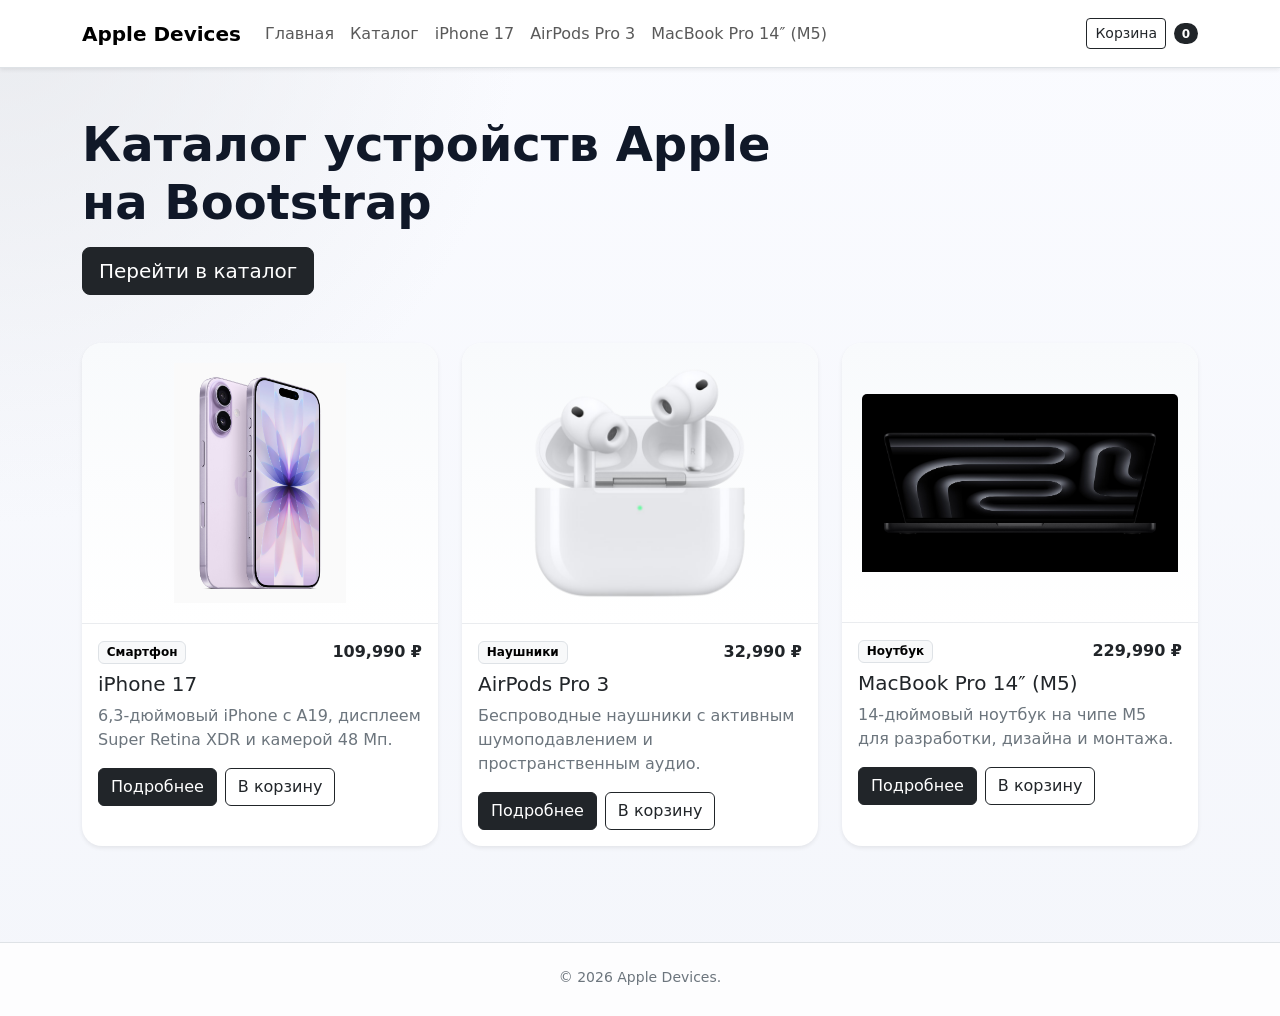
<file: index.html>
<!doctype html>
<html lang="ru">
<head>
  <meta charset="utf-8">
  <meta name="viewport" content="width=device-width, initial-scale=1">
  <title>Главная — Apple Devices</title>
  <link href="https://cdn.jsdelivr.net/npm/bootstrap@5.3.8/dist/css/bootstrap.min.css" rel="stylesheet">
  <link rel="stylesheet" href="style.css">
</head>
<body>
<header class="border-bottom bg-white sticky-top shadow-sm">
  <nav class="navbar navbar-expand-lg">
    <div class="container">
      <a class="navbar-brand fw-semibold" href="index.html">Apple Devices</a>
      <button class="navbar-toggler" type="button" data-bs-toggle="collapse" data-bs-target="#siteNav" aria-controls="siteNav" aria-expanded="false" aria-label="Переключить навигацию">
        <span class="navbar-toggler-icon"></span>
      </button>
      <div class="collapse navbar-collapse" id="siteNav">
        <ul class="navbar-nav me-auto mb-2 mb-lg-0">
          <li class="nav-item"><a class="nav-link" href="index.html">Главная</a></li>
<li class="nav-item"><a class="nav-link" href="catalog.html">Каталог</a></li>
<li class="nav-item"><a class="nav-link" href="iphone-17.html">iPhone 17</a></li>
<li class="nav-item"><a class="nav-link" href="airpods-pro-3.html">AirPods Pro 3</a></li>
<li class="nav-item"><a class="nav-link" href="macbook-pro-14-m5.html">MacBook Pro 14″ (M5)</a></li>
        </ul>
        <div class="d-flex align-items-center gap-2">
          <a class="btn btn-outline-dark btn-sm" href="cart.html">Корзина</a>
          <span class="badge rounded-pill text-bg-dark" data-cart-count>0</span>
        </div>
      </div>
    </div>
  </nav>
</header>

<main>
  <section class="hero-section py-5">
    <div class="container">
      <div class="row align-items-center g-4">
        <div class="col-lg-8">
          <h1 class="display-5 fw-bold mb-3">Каталог устройств Apple на Bootstrap</h1>
          <div class="d-flex flex-wrap gap-2">
            <a class="btn btn-dark btn-lg" href="catalog.html">Перейти в каталог</a>
          </div>
        </div>
      </div>
    </div>
  </section>
  <section class="container pb-5">
    <div class="row g-4">
      
        <div class="col-md-6 col-xl-4">
          <article class="card h-100 shadow-sm border-0 catalog-card">
            <div class="card-img-wrap">
              <img src="img/iphone-17.png" class="card-img-top product-thumb" alt="iPhone 17">
            </div>
            <div class="card-body">
              <div class="d-flex align-items-center justify-content-between mb-2">
                <span class="badge text-bg-light border">Смартфон</span>
                <span class="fw-semibold text-dark">109,990 ₽</span>
              </div>
              <h2 class="h5">iPhone 17</h2>
              <p class="text-secondary mb-3">6,3-дюймовый iPhone с A19, дисплеем Super Retina XDR и камерой 48 Мп.</p>
              <div class="d-flex gap-2">
                <a class="btn btn-dark" href="iphone-17.html">Подробнее</a>
                <button class="btn btn-outline-dark" data-add-to-cart="iphone17">В корзину</button>
              </div>
            </div>
          </article>
        </div>
        
        <div class="col-md-6 col-xl-4">
          <article class="card h-100 shadow-sm border-0 catalog-card">
            <div class="card-img-wrap">
              <img src="img/airpods-pro-3.png" class="card-img-top product-thumb" alt="AirPods Pro 3">
            </div>
            <div class="card-body">
              <div class="d-flex align-items-center justify-content-between mb-2">
                <span class="badge text-bg-light border">Наушники</span>
                <span class="fw-semibold text-dark">32,990 ₽</span>
              </div>
              <h2 class="h5">AirPods Pro 3</h2>
              <p class="text-secondary mb-3">Беспроводные наушники с активным шумоподавлением и пространственным аудио.</p>
              <div class="d-flex gap-2">
                <a class="btn btn-dark" href="airpods-pro-3.html">Подробнее</a>
                <button class="btn btn-outline-dark" data-add-to-cart="airpods3">В корзину</button>
              </div>
            </div>
          </article>
        </div>
        
        <div class="col-md-6 col-xl-4">
          <article class="card h-100 shadow-sm border-0 catalog-card">
            <div class="card-img-wrap">
              <img src="img/macbook-pro-14-m5.jpg" class="card-img-top product-thumb" alt="MacBook Pro 14″ (M5)">
            </div>
            <div class="card-body">
              <div class="d-flex align-items-center justify-content-between mb-2">
                <span class="badge text-bg-light border">Ноутбук</span>
                <span class="fw-semibold text-dark">229,990 ₽</span>
              </div>
              <h2 class="h5">MacBook Pro 14″ (M5)</h2>
              <p class="text-secondary mb-3">14‑дюймовый ноутбук на чипе M5 для разработки, дизайна и монтажа.</p>
              <div class="d-flex gap-2">
                <a class="btn btn-dark" href="macbook-pro-14-m5.html">Подробнее</a>
                <button class="btn btn-outline-dark" data-add-to-cart="macbookm5">В корзину</button>
              </div>
            </div>
          </article>
        </div>
        
    </div>
  </section>
</main>

<footer class="border-top mt-5 py-4">
  <div class="container text-center text-secondary small">
    <p class="mb-1">&copy; 2026 Apple Devices.</p>
  </div>
</footer>
<script src="https://cdn.jsdelivr.net/npm/bootstrap@5.3.8/dist/js/bootstrap.bundle.min.js"></script>
<script src="script.js"></script>
</body>
</html>
</file>
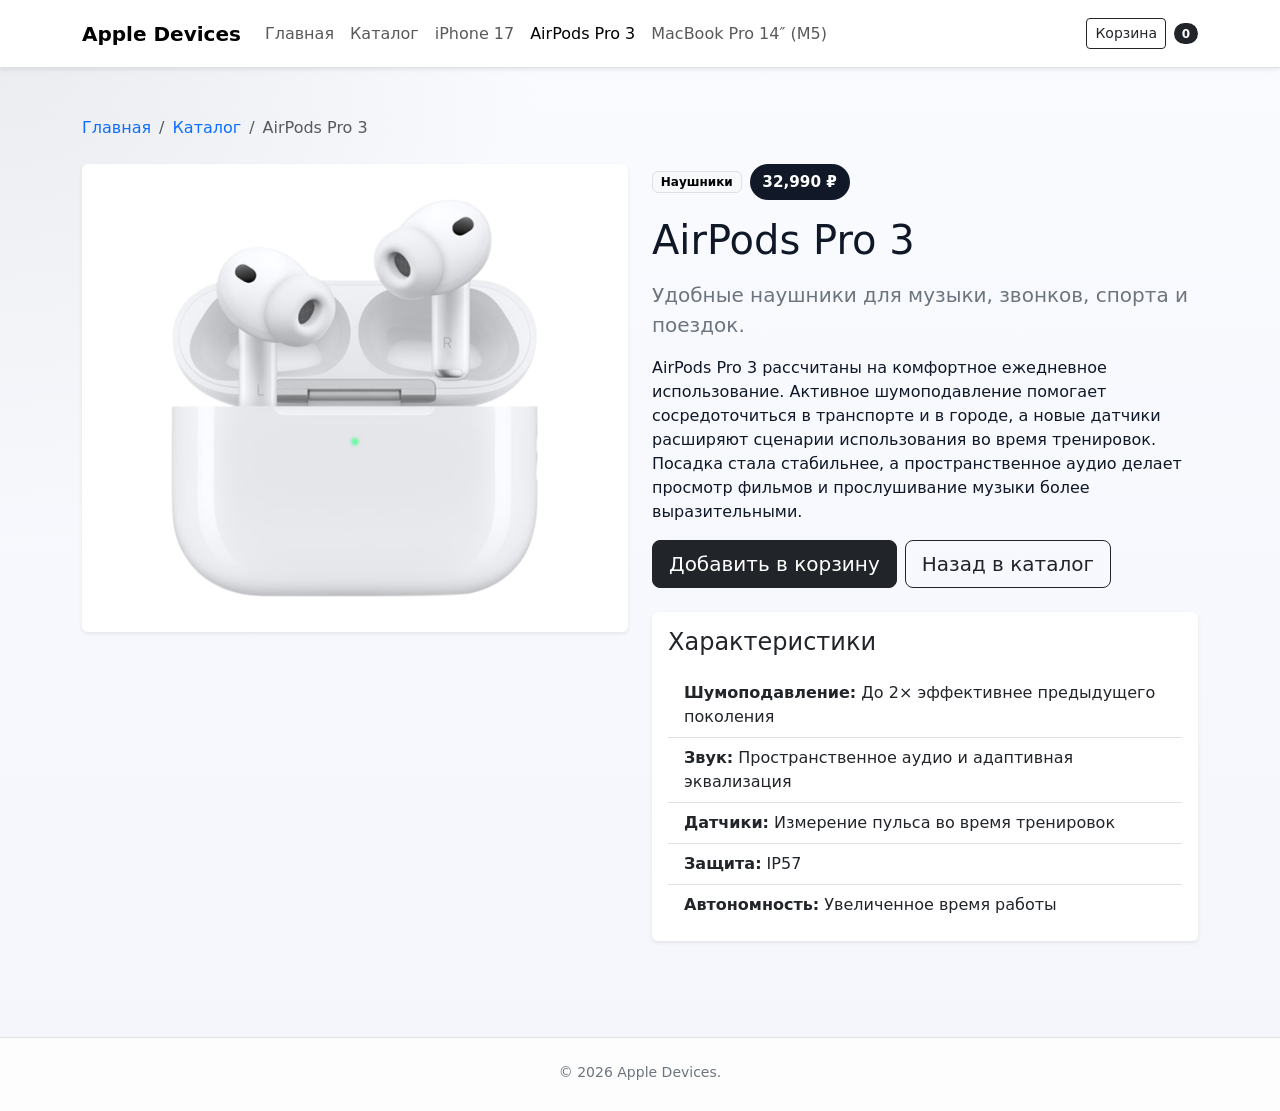
<file: airpods-pro-3.html>
<!doctype html>
<html lang="ru">
<head>
  <meta charset="utf-8">
  <meta name="viewport" content="width=device-width, initial-scale=1">
  <title>AirPods Pro 3 — Apple Devices</title>
  <link href="https://cdn.jsdelivr.net/npm/bootstrap@5.3.8/dist/css/bootstrap.min.css" rel="stylesheet">
  <link rel="stylesheet" href="style.css">
</head>
<body>
<header class="border-bottom bg-white sticky-top shadow-sm">
  <nav class="navbar navbar-expand-lg">
    <div class="container">
      <a class="navbar-brand fw-semibold" href="index.html">Apple Devices</a>
      <button class="navbar-toggler" type="button" data-bs-toggle="collapse" data-bs-target="#siteNav" aria-controls="siteNav" aria-expanded="false" aria-label="Переключить навигацию">
        <span class="navbar-toggler-icon"></span>
      </button>
      <div class="collapse navbar-collapse" id="siteNav">
        <ul class="navbar-nav me-auto mb-2 mb-lg-0">
          <li class="nav-item"><a class="nav-link" href="index.html">Главная</a></li>
<li class="nav-item"><a class="nav-link" href="catalog.html">Каталог</a></li>
<li class="nav-item"><a class="nav-link" href="iphone-17.html">iPhone 17</a></li>
<li class="nav-item"><a class="nav-link active" href="airpods-pro-3.html">AirPods Pro 3</a></li>
<li class="nav-item"><a class="nav-link" href="macbook-pro-14-m5.html">MacBook Pro 14″ (M5)</a></li>
        </ul>
        <div class="d-flex align-items-center gap-2">
          <a class="btn btn-outline-dark btn-sm" href="cart.html">Корзина</a>
          <span class="badge rounded-pill text-bg-dark" data-cart-count>0</span>
        </div>
      </div>
    </div>
  </nav>
</header>
<main class="py-5">
  <div class="container">
    <nav aria-label="breadcrumb" class="mb-4">
      <ol class="breadcrumb">
        <li class="breadcrumb-item"><a href="index.html">Главная</a></li>
        <li class="breadcrumb-item"><a href="catalog.html">Каталог</a></li>
        <li class="breadcrumb-item active" aria-current="page">AirPods Pro 3</li>
      </ol>
    </nav>
    <div class="row g-4 align-items-start">
      <div class="col-lg-6">
        <div class="card border-0 shadow-sm">
          <div class="card-body p-4 text-center">
            <a href="img/airpods-pro-3.png" target="_blank" rel="noopener noreferrer">
              <img src="img/airpods-pro-3.png" class="img-fluid product-page-image" alt="AirPods Pro 3">
            </a>
          </div>
        </div>
      </div>
      <div class="col-lg-6">
        <div class="d-flex align-items-center gap-2 flex-wrap mb-3">
          <span class="badge text-bg-light border">Наушники</span>
          <span class="price-pill">32,990 ₽</span>
        </div>
        <h1 class="mb-3">AirPods Pro 3</h1>
        <p class="lead text-secondary">Удобные наушники для музыки, звонков, спорта и поездок.</p>
        <p>AirPods Pro 3 рассчитаны на комфортное ежедневное использование. Активное шумоподавление помогает сосредоточиться в транспорте и в городе, а новые датчики расширяют сценарии использования во время тренировок. Посадка стала стабильнее, а пространственное аудио делает просмотр фильмов и прослушивание музыки более выразительными.</p>
        <div class="d-flex gap-2 flex-wrap mb-4">
          <button class="btn btn-dark btn-lg" data-add-to-cart="airpods3">Добавить в корзину</button>
          <a class="btn btn-outline-dark btn-lg" href="catalog.html">Назад в каталог</a>
        </div>
        <section class="card border-0 shadow-sm">
          <div class="card-body">
            <h2 class="h4 mb-3">Характеристики</h2>
            <ul class="list-group list-group-flush"><li class="list-group-item"><span class="fw-semibold">Шумоподавление:</span> До 2× эффективнее предыдущего поколения</li><li class="list-group-item"><span class="fw-semibold">Звук:</span> Пространственное аудио и адаптивная эквализация</li><li class="list-group-item"><span class="fw-semibold">Датчики:</span> Измерение пульса во время тренировок</li><li class="list-group-item"><span class="fw-semibold">Защита:</span> IP57</li><li class="list-group-item"><span class="fw-semibold">Автономность:</span> Увеличенное время работы</li></ul>
          </div>
        </section>
      </div>
    </div>
  </div>
</main>

<footer class="border-top mt-5 py-4">
  <div class="container text-center text-secondary small">
    <p class="mb-1">&copy; 2026 Apple Devices.</p>
  </div>
</footer>
<script src="https://cdn.jsdelivr.net/npm/bootstrap@5.3.8/dist/js/bootstrap.bundle.min.js"></script>
<script src="script.js"></script>
</body>
</html>
</file>
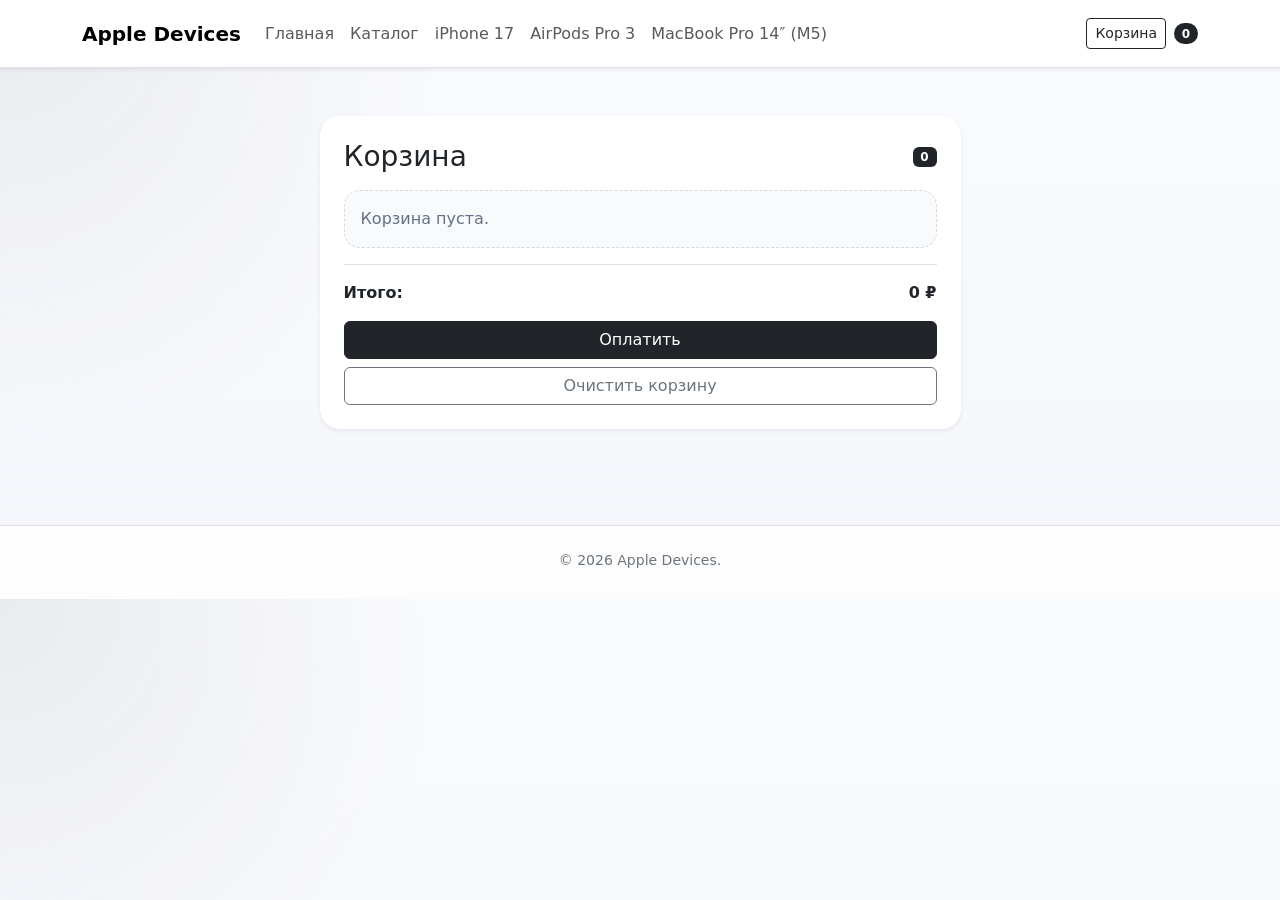
<file: cart.html>
<!doctype html>
<html lang="ru">
<head>
  <meta charset="utf-8">
  <meta name="viewport" content="width=device-width, initial-scale=1">
  <title>Корзина — Apple Devices</title>
  <link href="https://cdn.jsdelivr.net/npm/bootstrap@5.3.8/dist/css/bootstrap.min.css" rel="stylesheet">
  <link rel="stylesheet" href="style.css">
</head>
<body>
<header class="border-bottom bg-white sticky-top shadow-sm">
  <nav class="navbar navbar-expand-lg">
    <div class="container">
      <a class="navbar-brand fw-semibold" href="index.html">Apple Devices</a>
      <button class="navbar-toggler" type="button" data-bs-toggle="collapse" data-bs-target="#siteNav" aria-controls="siteNav" aria-expanded="false" aria-label="Переключить навигацию">
        <span class="navbar-toggler-icon"></span>
      </button>
      <div class="collapse navbar-collapse" id="siteNav">
        <ul class="navbar-nav me-auto mb-2 mb-lg-0">
          <li class="nav-item"><a class="nav-link" href="index.html">Главная</a></li>
          <li class="nav-item"><a class="nav-link" href="catalog.html">Каталог</a></li>
          <li class="nav-item"><a class="nav-link" href="iphone-17.html">iPhone 17</a></li>
          <li class="nav-item"><a class="nav-link" href="airpods-pro-3.html">AirPods Pro 3</a></li>
          <li class="nav-item"><a class="nav-link" href="macbook-pro-14-m5.html">MacBook Pro 14″ (M5)</a></li>
        </ul>
        <div class="d-flex align-items-center gap-2">
          <a class="btn btn-outline-dark btn-sm" href="cart.html">Корзина</a>
          <span class="badge rounded-pill text-bg-dark" data-cart-count>0</span>
        </div>
      </div>
    </div>
  </nav>
</header>

<main class="py-5">
  <div class="container">
    <div class="row justify-content-center">
      <div class="col-lg-7">
        <aside class="card border-0 shadow-sm cart-card" id="cart">
          <div class="card-body p-4">
            <div class="d-flex justify-content-between align-items-center mb-3">
              <h1 class="h3 mb-0">Корзина</h1>
              <span class="badge text-bg-dark" data-cart-count>0</span>
            </div>
            <div id="cartList" class="cart-list"></div>
            <div class="border-top pt-3 mt-3">
              <p class="d-flex justify-content-between fw-semibold mb-3">
                <span>Итого:</span>
                <span id="cartTotal">0 ₽</span>
              </p>
              <div class="d-grid gap-2">
                <button class="btn btn-dark" id="payButton">Оплатить</button>
                <button class="btn btn-outline-secondary" id="clearCartButton">Очистить корзину</button>
              </div>
            </div>
          </div>
        </aside>
      </div>
    </div>
  </div>
</main>

<footer class="border-top mt-5 py-4">
  <div class="container text-center text-secondary small">
    <p class="mb-1">&copy; 2026 Apple Devices.</p>
  </div>
</footer>
<script src="https://cdn.jsdelivr.net/npm/bootstrap@5.3.8/dist/js/bootstrap.bundle.min.js"></script>
<script src="script.js"></script>
</body>
</html>
</file>
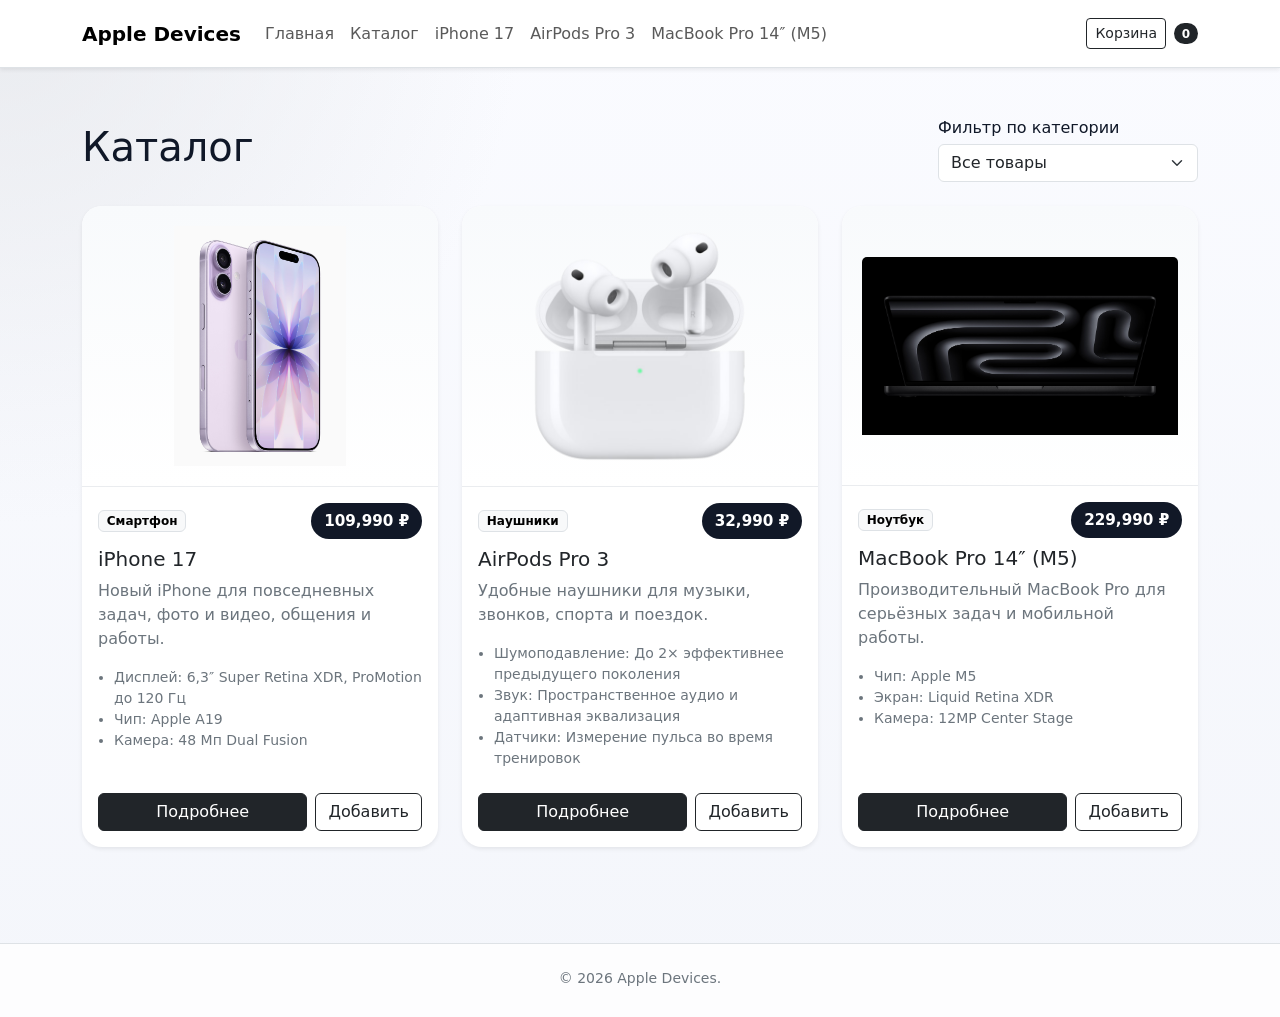
<file: catalog.html>
<!doctype html>
<html lang="ru">
<head>
  <meta charset="utf-8">
  <meta name="viewport" content="width=device-width, initial-scale=1">
  <title>Каталог — Apple Devices</title>
  <link href="https://cdn.jsdelivr.net/npm/bootstrap@5.3.8/dist/css/bootstrap.min.css" rel="stylesheet">
  <link rel="stylesheet" href="style.css">
</head>
<body>
<header class="border-bottom bg-white sticky-top shadow-sm">
  <nav class="navbar navbar-expand-lg">
    <div class="container">
      <a class="navbar-brand fw-semibold" href="index.html">Apple Devices</a>
      <button class="navbar-toggler" type="button" data-bs-toggle="collapse" data-bs-target="#siteNav" aria-controls="siteNav" aria-expanded="false" aria-label="Переключить навигацию">
        <span class="navbar-toggler-icon"></span>
      </button>
      <div class="collapse navbar-collapse" id="siteNav">
        <ul class="navbar-nav me-auto mb-2 mb-lg-0">
          <li class="nav-item"><a class="nav-link" href="index.html">Главная</a></li>
<li class="nav-item"><a class="nav-link" href="catalog.html">Каталог</a></li>
<li class="nav-item"><a class="nav-link" href="iphone-17.html">iPhone 17</a></li>
<li class="nav-item"><a class="nav-link" href="airpods-pro-3.html">AirPods Pro 3</a></li>
<li class="nav-item"><a class="nav-link" href="macbook-pro-14-m5.html">MacBook Pro 14″ (M5)</a></li>
        </ul>
        <div class="d-flex align-items-center gap-2">
          <a class="btn btn-outline-dark btn-sm" href="cart.html">Корзина</a>
          <span class="badge rounded-pill text-bg-dark" data-cart-count>0</span>
        </div>
      </div>
    </div>
  </nav>
</header>

<main class="py-5">
  <div class="container">
    <div class="d-flex flex-wrap justify-content-between align-items-center gap-3 mb-4">
      <div>
        <h1 class="mb-1">Каталог</h1>
      </div>
      <div class="catalog-tools">
        <label for="categoryFilter" class="form-label mb-1">Фильтр по категории</label>
        <select class="form-select" id="categoryFilter">
          <option value="all">Все товары</option>
          <option value="iphone">Смартфоны</option>
          <option value="audio">Наушники</option>
          <option value="laptop">Ноутбуки</option>
        </select>
      </div>
    </div>
    <div class="row g-4" id="productGrid">
      
    <div class="col-md-6 col-xl-4 product-card" data-category="iphone" data-id="iphone17">
      <article class="card h-100 shadow-sm border-0 catalog-card">
        <div class="card-img-wrap">
          <img src="img/iphone-17.png" class="card-img-top product-thumb" alt="iPhone 17">
        </div>
        <div class="card-body d-flex flex-column">
          <div class="d-flex align-items-center justify-content-between mb-2">
            <span class="badge text-bg-light border">Смартфон</span>
            <span class="price-pill">109,990 ₽</span>
          </div>
          <h2 class="h5">iPhone 17</h2>
          <p class="text-secondary">Новый iPhone для повседневных задач, фото и видео, общения и работы.</p>
          <ul class="small text-secondary ps-3 mb-4">
            <li>Дисплей: 6,3″ Super Retina XDR, ProMotion до 120 Гц</li><li>Чип: Apple A19</li><li>Камера: 48 Мп Dual Fusion</li>
          </ul>
          <div class="mt-auto d-flex gap-2">
            <a class="btn btn-dark flex-grow-1" href="iphone-17.html">Подробнее</a>
            <button class="btn btn-outline-dark" data-add-to-cart="iphone17">Добавить</button>
          </div>
        </div>
      </article>
    </div>
    
    <div class="col-md-6 col-xl-4 product-card" data-category="audio" data-id="airpods3">
      <article class="card h-100 shadow-sm border-0 catalog-card">
        <div class="card-img-wrap">
          <img src="img/airpods-pro-3.png" class="card-img-top product-thumb" alt="AirPods Pro 3">
        </div>
        <div class="card-body d-flex flex-column">
          <div class="d-flex align-items-center justify-content-between mb-2">
            <span class="badge text-bg-light border">Наушники</span>
            <span class="price-pill">32,990 ₽</span>
          </div>
          <h2 class="h5">AirPods Pro 3</h2>
          <p class="text-secondary">Удобные наушники для музыки, звонков, спорта и поездок.</p>
          <ul class="small text-secondary ps-3 mb-4">
            <li>Шумоподавление: До 2× эффективнее предыдущего поколения</li><li>Звук: Пространственное аудио и адаптивная эквализация</li><li>Датчики: Измерение пульса во время тренировок</li>
          </ul>
          <div class="mt-auto d-flex gap-2">
            <a class="btn btn-dark flex-grow-1" href="airpods-pro-3.html">Подробнее</a>
            <button class="btn btn-outline-dark" data-add-to-cart="airpods3">Добавить</button>
          </div>
        </div>
      </article>
    </div>
    
    <div class="col-md-6 col-xl-4 product-card" data-category="laptop" data-id="macbookm5">
      <article class="card h-100 shadow-sm border-0 catalog-card">
        <div class="card-img-wrap">
          <img src="img/macbook-pro-14-m5.jpg" class="card-img-top product-thumb" alt="MacBook Pro 14″ (M5)">
        </div>
        <div class="card-body d-flex flex-column">
          <div class="d-flex align-items-center justify-content-between mb-2">
            <span class="badge text-bg-light border">Ноутбук</span>
            <span class="price-pill">229,990 ₽</span>
          </div>
          <h2 class="h5">MacBook Pro 14″ (M5)</h2>
          <p class="text-secondary">Производительный MacBook Pro для серьёзных задач и мобильной работы.</p>
          <ul class="small text-secondary ps-3 mb-4">
            <li>Чип: Apple M5</li><li>Экран: Liquid Retina XDR</li><li>Камера: 12MP Center Stage</li>
          </ul>
          <div class="mt-auto d-flex gap-2">
            <a class="btn btn-dark flex-grow-1" href="macbook-pro-14-m5.html">Подробнее</a>
            <button class="btn btn-outline-dark" data-add-to-cart="macbookm5">Добавить</button>
          </div>
        </div>
      </article>
    </div>
    
    </div>
  </div>
</main>

<footer class="border-top mt-5 py-4">
  <div class="container text-center text-secondary small">
    <p class="mb-1">&copy; 2026 Apple Devices.</p>
  </div>
</footer>
<script src="https://cdn.jsdelivr.net/npm/bootstrap@5.3.8/dist/js/bootstrap.bundle.min.js"></script>
<script src="script.js"></script>
</body>
</html>
</file>
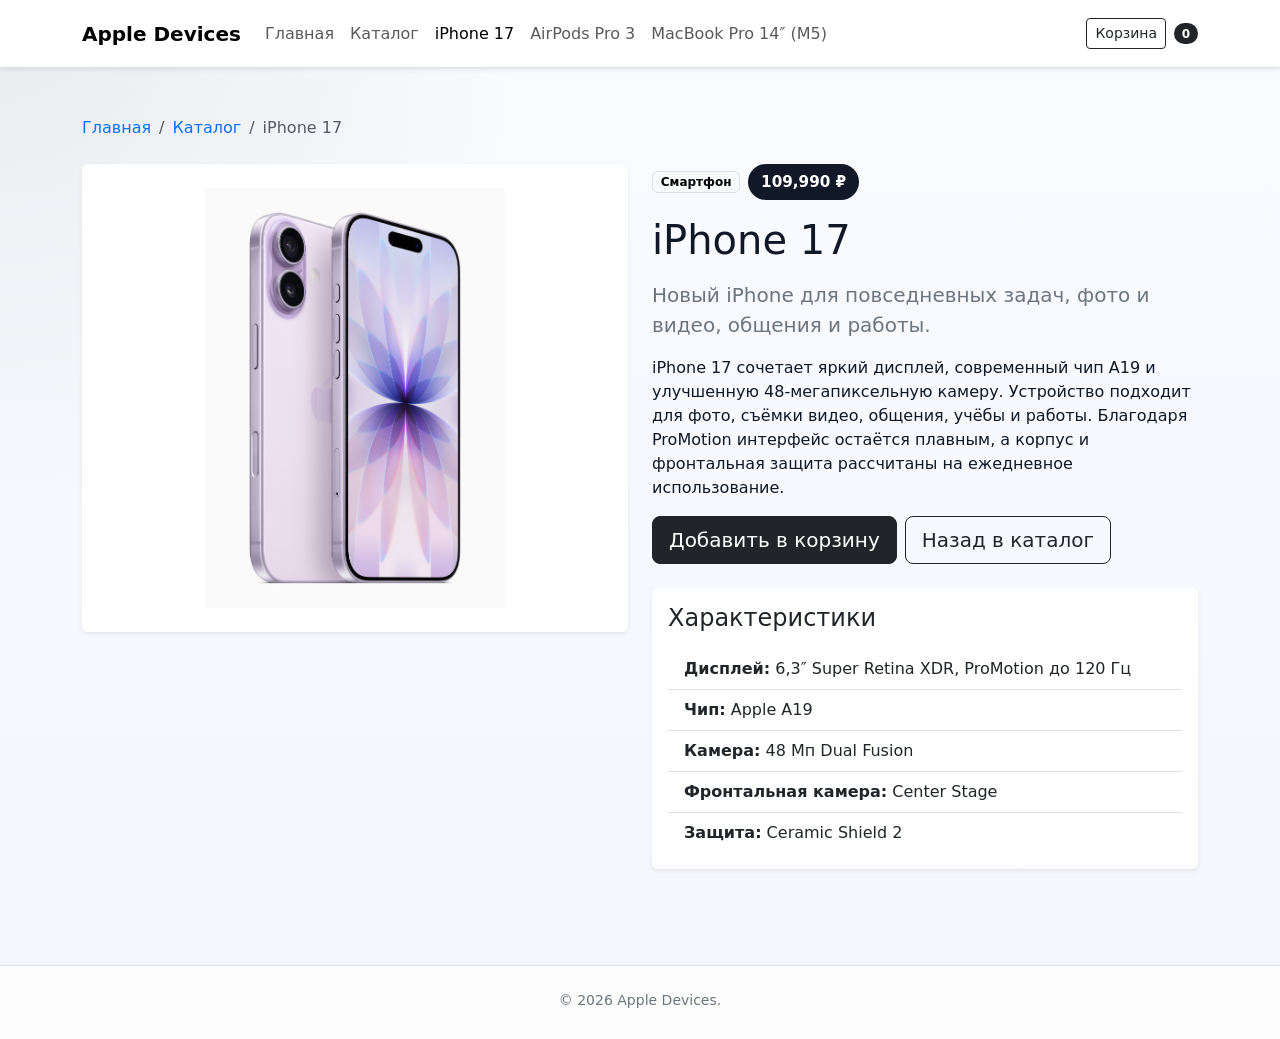
<file: iphone-17.html>
<!doctype html>
<html lang="ru">
<head>
  <meta charset="utf-8">
  <meta name="viewport" content="width=device-width, initial-scale=1">
  <title>iPhone 17 — Apple Devices</title>
  <link href="https://cdn.jsdelivr.net/npm/bootstrap@5.3.8/dist/css/bootstrap.min.css" rel="stylesheet">
  <link rel="stylesheet" href="style.css">
</head>
<body>
<header class="border-bottom bg-white sticky-top shadow-sm">
  <nav class="navbar navbar-expand-lg">
    <div class="container">
      <a class="navbar-brand fw-semibold" href="index.html">Apple Devices</a>
      <button class="navbar-toggler" type="button" data-bs-toggle="collapse" data-bs-target="#siteNav" aria-controls="siteNav" aria-expanded="false" aria-label="Переключить навигацию">
        <span class="navbar-toggler-icon"></span>
      </button>
      <div class="collapse navbar-collapse" id="siteNav">
        <ul class="navbar-nav me-auto mb-2 mb-lg-0">
          <li class="nav-item"><a class="nav-link" href="index.html">Главная</a></li>
<li class="nav-item"><a class="nav-link" href="catalog.html">Каталог</a></li>
<li class="nav-item"><a class="nav-link active" href="iphone-17.html">iPhone 17</a></li>
<li class="nav-item"><a class="nav-link" href="airpods-pro-3.html">AirPods Pro 3</a></li>
<li class="nav-item"><a class="nav-link" href="macbook-pro-14-m5.html">MacBook Pro 14″ (M5)</a></li>
        </ul>
        <div class="d-flex align-items-center gap-2">
          <a class="btn btn-outline-dark btn-sm" href="cart.html">Корзина</a>
          <span class="badge rounded-pill text-bg-dark" data-cart-count>0</span>
        </div>
      </div>
    </div>
  </nav>
</header>
<main class="py-5">
  <div class="container">
    <nav aria-label="breadcrumb" class="mb-4">
      <ol class="breadcrumb">
        <li class="breadcrumb-item"><a href="index.html">Главная</a></li>
        <li class="breadcrumb-item"><a href="catalog.html">Каталог</a></li>
        <li class="breadcrumb-item active" aria-current="page">iPhone 17</li>
      </ol>
    </nav>
    <div class="row g-4 align-items-start">
      <div class="col-lg-6">
        <div class="card border-0 shadow-sm">
          <div class="card-body p-4 text-center">
            <a href="img/iphone-17.png" target="_blank" rel="noopener noreferrer">
              <img src="img/iphone-17.png" class="img-fluid product-page-image" alt="iPhone 17">
            </a>
          </div>
        </div>
      </div>
      <div class="col-lg-6">
        <div class="d-flex align-items-center gap-2 flex-wrap mb-3">
          <span class="badge text-bg-light border">Смартфон</span>
          <span class="price-pill">109,990 ₽</span>
        </div>
        <h1 class="mb-3">iPhone 17</h1>
        <p class="lead text-secondary">Новый iPhone для повседневных задач, фото и видео, общения и работы.</p>
        <p>iPhone 17 сочетает яркий дисплей, современный чип A19 и улучшенную 48‑мегапиксельную камеру. Устройство подходит для фото, съёмки видео, общения, учёбы и работы. Благодаря ProMotion интерфейс остаётся плавным, а корпус и фронтальная защита рассчитаны на ежедневное использование.</p>
        <div class="d-flex gap-2 flex-wrap mb-4">
          <button class="btn btn-dark btn-lg" data-add-to-cart="iphone17">Добавить в корзину</button>
          <a class="btn btn-outline-dark btn-lg" href="catalog.html">Назад в каталог</a>
        </div>
        <section class="card border-0 shadow-sm">
          <div class="card-body">
            <h2 class="h4 mb-3">Характеристики</h2>
            <ul class="list-group list-group-flush"><li class="list-group-item"><span class="fw-semibold">Дисплей:</span> 6,3″ Super Retina XDR, ProMotion до 120 Гц</li><li class="list-group-item"><span class="fw-semibold">Чип:</span> Apple A19</li><li class="list-group-item"><span class="fw-semibold">Камера:</span> 48 Мп Dual Fusion</li><li class="list-group-item"><span class="fw-semibold">Фронтальная камера:</span> Center Stage</li><li class="list-group-item"><span class="fw-semibold">Защита:</span> Ceramic Shield 2</li></ul>
          </div>
        </section>
      </div>
    </div>
  </div>
</main>

<footer class="border-top mt-5 py-4">
  <div class="container text-center text-secondary small">
    <p class="mb-1">&copy; 2026 Apple Devices.</p>
  </div>
</footer>
<script src="https://cdn.jsdelivr.net/npm/bootstrap@5.3.8/dist/js/bootstrap.bundle.min.js"></script>
<script src="script.js"></script>
</body>
</html>
</file>
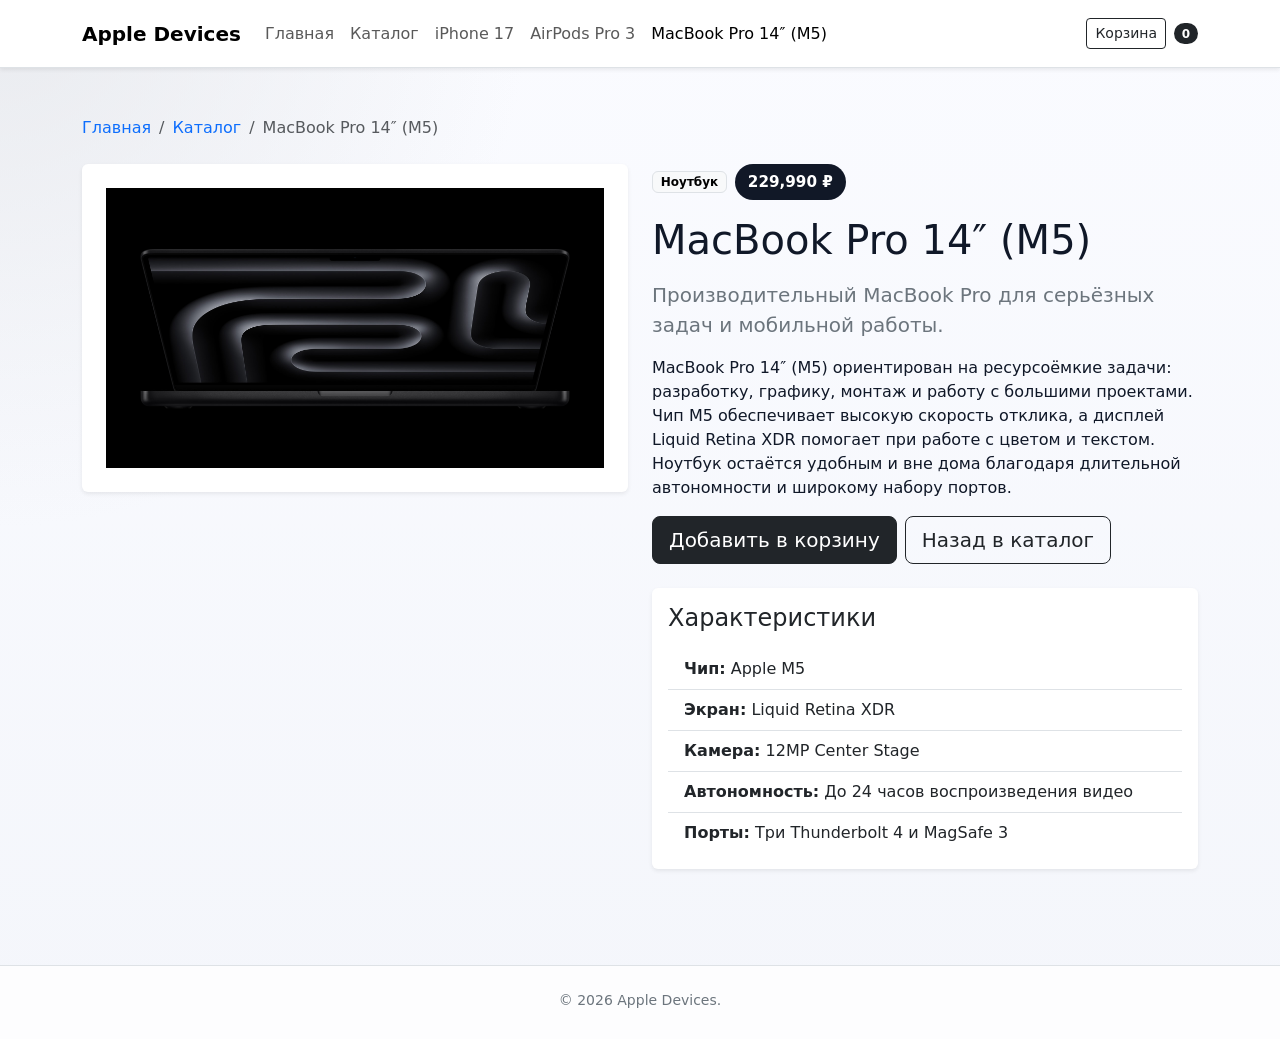
<file: macbook-pro-14-m5.html>
<!doctype html>
<html lang="ru">
<head>
  <meta charset="utf-8">
  <meta name="viewport" content="width=device-width, initial-scale=1">
  <title>MacBook Pro 14″ (M5) — Apple Devices</title>
  <link href="https://cdn.jsdelivr.net/npm/bootstrap@5.3.8/dist/css/bootstrap.min.css" rel="stylesheet">
  <link rel="stylesheet" href="style.css">
</head>
<body>
<header class="border-bottom bg-white sticky-top shadow-sm">
  <nav class="navbar navbar-expand-lg">
    <div class="container">
      <a class="navbar-brand fw-semibold" href="index.html">Apple Devices</a>
      <button class="navbar-toggler" type="button" data-bs-toggle="collapse" data-bs-target="#siteNav" aria-controls="siteNav" aria-expanded="false" aria-label="Переключить навигацию">
        <span class="navbar-toggler-icon"></span>
      </button>
      <div class="collapse navbar-collapse" id="siteNav">
        <ul class="navbar-nav me-auto mb-2 mb-lg-0">
          <li class="nav-item"><a class="nav-link" href="index.html">Главная</a></li>
<li class="nav-item"><a class="nav-link" href="catalog.html">Каталог</a></li>
<li class="nav-item"><a class="nav-link" href="iphone-17.html">iPhone 17</a></li>
<li class="nav-item"><a class="nav-link" href="airpods-pro-3.html">AirPods Pro 3</a></li>
<li class="nav-item"><a class="nav-link active" href="macbook-pro-14-m5.html">MacBook Pro 14″ (M5)</a></li>
        </ul>
        <div class="d-flex align-items-center gap-2">
          <a class="btn btn-outline-dark btn-sm" href="cart.html">Корзина</a>
          <span class="badge rounded-pill text-bg-dark" data-cart-count>0</span>
        </div>
      </div>
    </div>
  </nav>
</header>
<main class="py-5">
  <div class="container">
    <nav aria-label="breadcrumb" class="mb-4">
      <ol class="breadcrumb">
        <li class="breadcrumb-item"><a href="index.html">Главная</a></li>
        <li class="breadcrumb-item"><a href="catalog.html">Каталог</a></li>
        <li class="breadcrumb-item active" aria-current="page">MacBook Pro 14″ (M5)</li>
      </ol>
    </nav>
    <div class="row g-4 align-items-start">
      <div class="col-lg-6">
        <div class="card border-0 shadow-sm">
          <div class="card-body p-4 text-center">
            <a href="img/macbook-pro-14-m5.jpg" target="_blank" rel="noopener noreferrer">
              <img src="img/macbook-pro-14-m5.jpg" class="img-fluid product-page-image" alt="MacBook Pro 14″ (M5)">
            </a>
          </div>
        </div>
      </div>
      <div class="col-lg-6">
        <div class="d-flex align-items-center gap-2 flex-wrap mb-3">
          <span class="badge text-bg-light border">Ноутбук</span>
          <span class="price-pill">229,990 ₽</span>
        </div>
        <h1 class="mb-3">MacBook Pro 14″ (M5)</h1>
        <p class="lead text-secondary">Производительный MacBook Pro для серьёзных задач и мобильной работы.</p>
        <p>MacBook Pro 14″ (M5) ориентирован на ресурсоёмкие задачи: разработку, графику, монтаж и работу с большими проектами. Чип M5 обеспечивает высокую скорость отклика, а дисплей Liquid Retina XDR помогает при работе с цветом и текстом. Ноутбук остаётся удобным и вне дома благодаря длительной автономности и широкому набору портов.</p>
        <div class="d-flex gap-2 flex-wrap mb-4">
          <button class="btn btn-dark btn-lg" data-add-to-cart="macbookm5">Добавить в корзину</button>
          <a class="btn btn-outline-dark btn-lg" href="catalog.html">Назад в каталог</a>
        </div>
        <section class="card border-0 shadow-sm">
          <div class="card-body">
            <h2 class="h4 mb-3">Характеристики</h2>
            <ul class="list-group list-group-flush"><li class="list-group-item"><span class="fw-semibold">Чип:</span> Apple M5</li><li class="list-group-item"><span class="fw-semibold">Экран:</span> Liquid Retina XDR</li><li class="list-group-item"><span class="fw-semibold">Камера:</span> 12MP Center Stage</li><li class="list-group-item"><span class="fw-semibold">Автономность:</span> До 24 часов воспроизведения видео</li><li class="list-group-item"><span class="fw-semibold">Порты:</span> Три Thunderbolt 4 и MagSafe 3</li></ul>
          </div>
        </section>
      </div>
    </div>
  </div>
</main>

<footer class="border-top mt-5 py-4">
  <div class="container text-center text-secondary small">
    <p class="mb-1">&copy; 2026 Apple Devices.</p>
  </div>
</footer>
<script src="https://cdn.jsdelivr.net/npm/bootstrap@5.3.8/dist/js/bootstrap.bundle.min.js"></script>
<script src="script.js"></script>
</body>
</html>
</file>
<file: style.css>
:root{
  --page-bg: #f4f6fb;
  --card-bg: #ffffff;
  --ink: #101828;
  --muted: #667085;
  --accent: #111827;
  --soft: #eef2ff;
}

body{
  background:
    radial-gradient(circle at top left, rgba(229, 231, 235, 0.8), transparent 32%),
    linear-gradient(180deg, #fafbff 0%, var(--page-bg) 100%);
  color: var(--ink);
}

.navbar{
  --bs-navbar-padding-y: 0.85rem;
  background: rgba(255,255,255,0.92);
  backdrop-filter: blur(10px);
}

.nav-link{
  font-weight: 500;
}

.hero-section{
  padding-top: 4rem;
  padding-bottom: 4rem;
}

.hero-card{
  background: linear-gradient(180deg, #ffffff 0%, #f8faff 100%);
  border-radius: 1.5rem;
}

.feature-box{
  border: 1px solid rgba(17,24,39,.08);
  border-radius: 1rem;
  padding: 1rem;
  background: #fff;
}

.catalog-card{
  border-radius: 1.25rem;
  overflow: hidden;
  transition: transform .2s ease, box-shadow .2s ease;
  background: var(--card-bg);
}

.catalog-card:hover{
  transform: translateY(-4px);
  box-shadow: 0 1rem 2rem rgba(16,24,40,.12);
}

.card-img-wrap{
  background: linear-gradient(180deg, #f8fafc 0%, #ffffff 100%);
  border-bottom: 1px solid rgba(17,24,39,.06);
  min-height: 280px;
  display: flex;
  align-items: center;
  justify-content: center;
  padding: 1.25rem;
}

.product-thumb{
  width: 100%;
  max-height: 240px;
  object-fit: contain;
}

.product-page-image{
  max-height: 420px;
  object-fit: contain;
}

.price-pill{
  display: inline-flex;
  align-items: center;
  border-radius: 999px;
  padding: .4rem .8rem;
  background: #111827;
  color: #fff;
  font-weight: 600;
  font-size: .95rem;
}

.catalog-tools{
  width: min(100%, 260px);
}

.cart-card{
  position: sticky;
  top: 5.5rem;
  border-radius: 1.25rem;
}

.cart-list{
  display: grid;
  gap: .75rem;
}

.cart-item{
  border: 1px solid rgba(17,24,39,.08);
  border-radius: 1rem;
  padding: .9rem;
  background: #fff;
}

.cart-empty{
  padding: 1rem;
  border-radius: 1rem;
  background: #f8fafc;
  color: var(--muted);
  border: 1px dashed rgba(17,24,39,.14);
}

.breadcrumb a{
  text-decoration: none;
}

footer{
  background: rgba(255,255,255,.8);
}

@media (max-width: 991.98px){
  .cart-card{
    position: static;
  }
}
</file>
